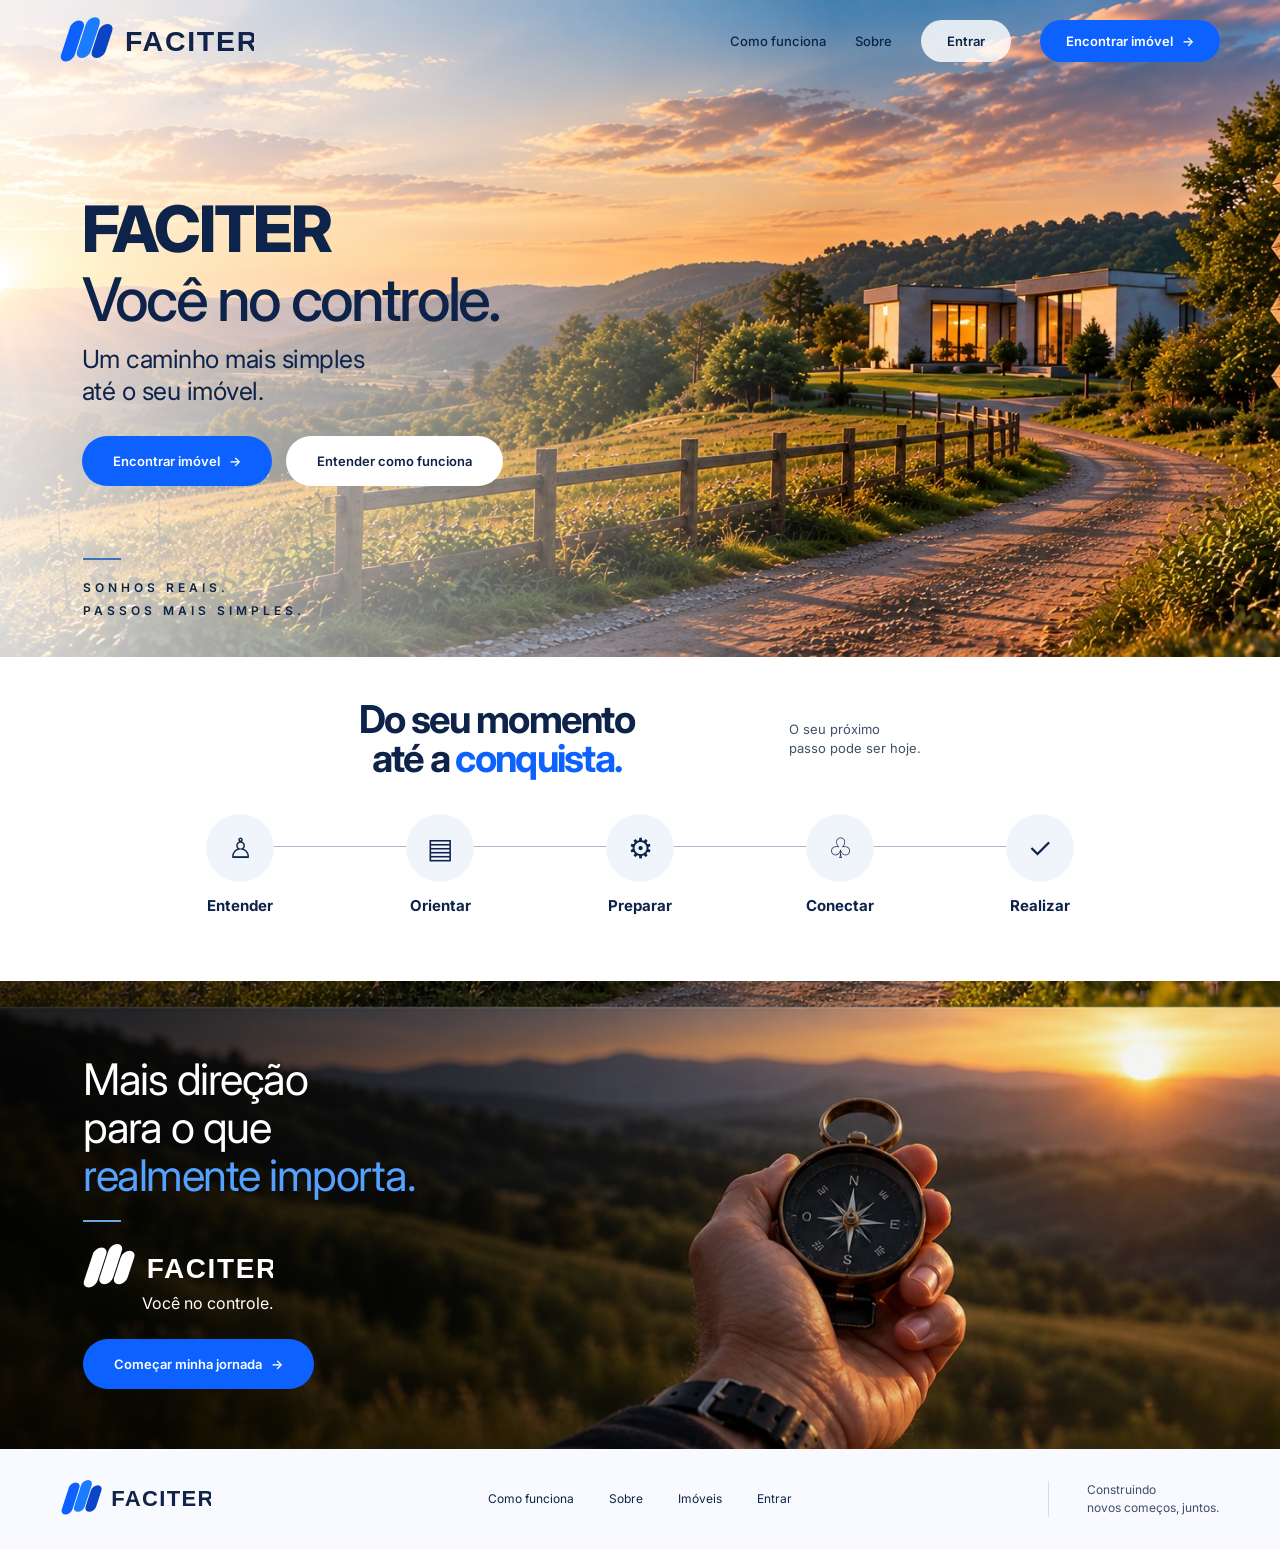
<file: faciter_projeto_completo/faciter_projeto/frontend/index.html>
<!doctype html><html lang="pt-BR"><head><meta charset="UTF-8"><meta name="viewport" content="width=device-width,initial-scale=1.0"><meta name="description" content="Faciter — um caminho mais simples até o seu imóvel."><title>Faciter — Você no controle</title><link rel="stylesheet" href="style.css"></head><body><header class="header"><a class="brand" href="index.html"><img src="assets/logo.svg" alt="Faciter"></a><button class="menu-toggle" aria-label="Abrir menu" aria-expanded="false">☰</button><nav class="nav" aria-label="Navegação principal"><a href="#como-funciona">Como funciona</a><a href="#sobre">Sobre</a><a class="btn btn-light" href="login.html">Entrar</a><a class="btn btn-primary" href="imoveis.html">Encontrar imóvel <span>→</span></a></nav></header><main><section class="hero" id="jornada"><div class="hero-overlay"></div><div class="hero-content"><p class="eyebrow">FACITER</p><h1>Você no controle.</h1><p class="hero-subtitle">Um caminho mais simples<br>até o seu imóvel.</p><div class="hero-actions"><a class="btn btn-primary btn-large" href="imoveis.html">Encontrar imóvel <span>→</span></a><a class="btn btn-white btn-large" href="#como-funciona">Entender como funciona</a></div></div><div class="hero-tag"><span></span><p>SONHOS REAIS.<br>PASSOS MAIS SIMPLES.</p></div></section><section class="steps" id="como-funciona"><div class="steps-heading"><div><h2>Do seu momento<br>até a <strong>conquista.</strong></h2></div><p>O seu próximo<br>passo pode ser hoje.</p></div><div class="steps-line"><article class="step"><div class="step-icon">♙</div><h3>Entender</h3></article><article class="step"><div class="step-icon">▤</div><h3>Orientar</h3></article><article class="step"><div class="step-icon">⚙</div><h3>Preparar</h3></article><article class="step"><div class="step-icon">♧</div><h3>Conectar</h3></article><article class="step"><div class="step-icon">✓</div><h3>Realizar</h3></article></div></section><section class="compass" id="sobre"><div class="compass-overlay"></div><div class="compass-content"><h2>Mais direção<br>para o que<br><strong>realmente importa.</strong></h2><div class="mini-line"></div><img src="assets/logo.svg" class="compass-logo" alt="Faciter"><p>Você no controle.</p><a class="btn btn-primary btn-large" href="imoveis.html">Começar minha jornada <span>→</span></a></div></section></main><footer class="footer"><img src="assets/logo.svg" alt="Faciter" class="footer-logo"><nav><a href="#como-funciona">Como funciona</a><a href="#sobre">Sobre</a><a href="imoveis.html">Imóveis</a><a href="login.html">Entrar</a></nav><p>Construindo<br>novos começos, juntos.</p></footer><script src="script.js"></script></body></html>
</file>
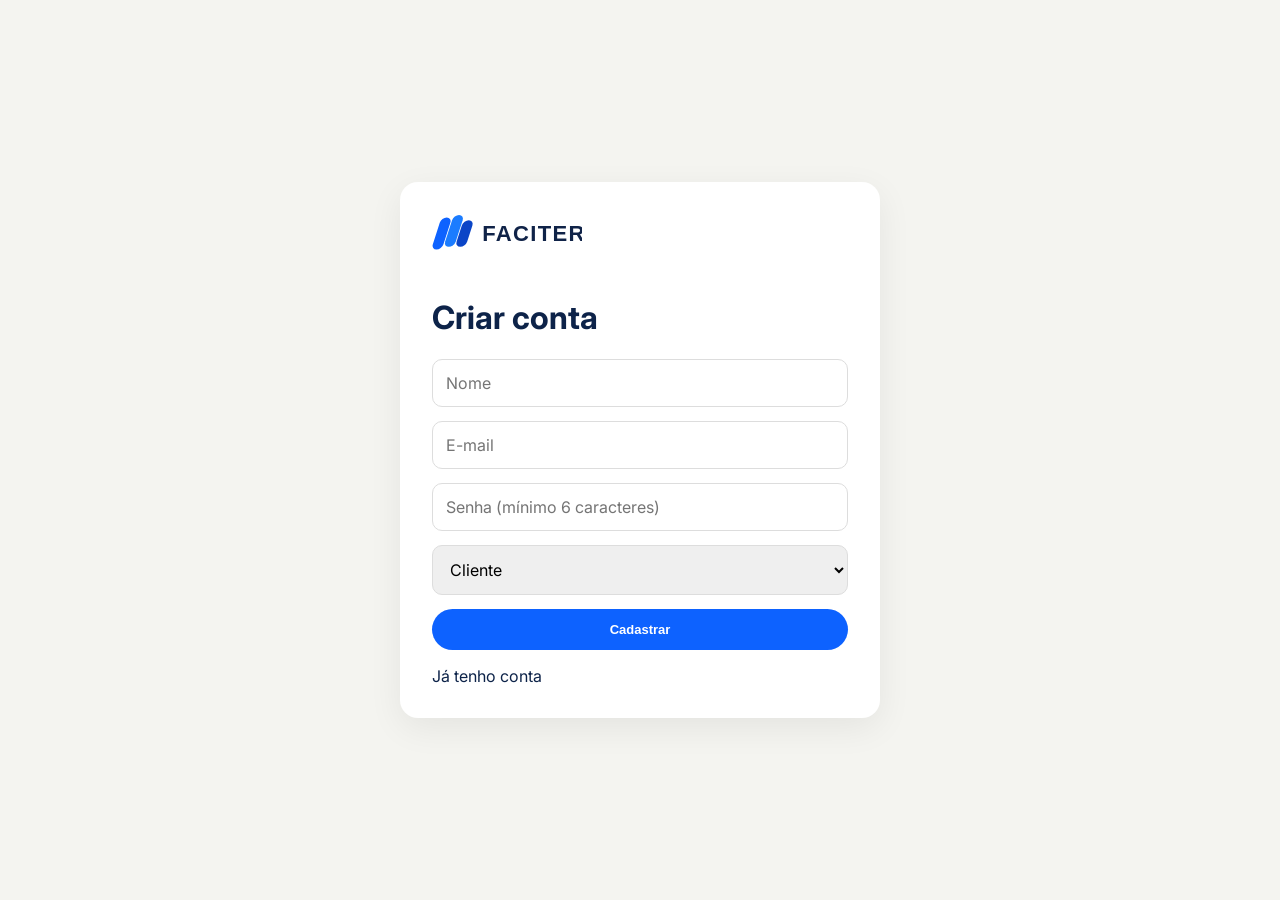
<file: faciter_projeto_completo/faciter_projeto/frontend/cadastro.html>
<!doctype html><html lang="pt-BR"><head><meta charset="UTF-8"><meta name="viewport" content="width=device-width,initial-scale=1"><title>Faciter - Cadastro</title><link rel="stylesheet" href="style.css"></head><body><main class="form-page"><div class="form-card"><img src="assets/logo.svg" class="form-logo"><h1>Criar conta</h1><form id="cadastroForm"><input id="nome" placeholder="Nome" required><input id="email" type="email" placeholder="E-mail" required><input id="senha" type="password" minlength="6" placeholder="Senha (mínimo 6 caracteres)" required><select id="tipo"><option value="cliente">Cliente</option><option value="corretor">Corretor</option></select><button class="btn btn-primary" type="submit">Cadastrar</button></form><p id="msg"></p><a href="login.html">Já tenho conta</a></div></main><script src="app.js"></script></body></html>
</file>
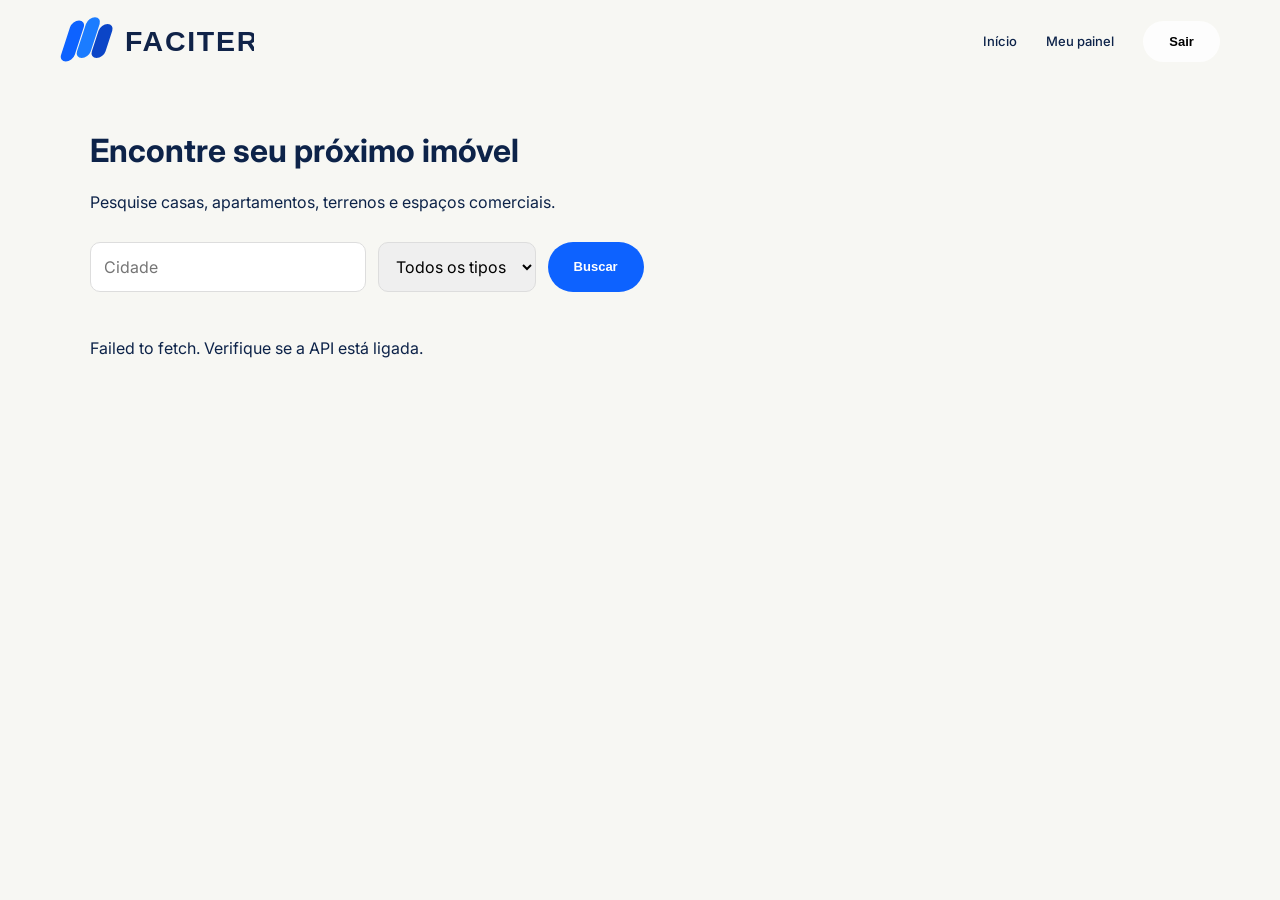
<file: faciter_projeto_completo/faciter_projeto/frontend/imoveis.html>
<!doctype html><html lang="pt-BR"><head><meta charset="UTF-8"><meta name="viewport" content="width=device-width,initial-scale=1"><title>Faciter - Imóveis</title><link rel="stylesheet" href="style.css"></head><body><header class="header"><a class="brand" href="index.html"><img src="assets/logo.svg" alt="Faciter"></a><nav class="nav mobile-open"><a href="index.html">Início</a><a href="painel.html">Meu painel</a><button id="logout" class="btn btn-light">Sair</button></nav></header><main class="page"><div class="page-heading"><h1>Encontre seu próximo imóvel</h1><p>Pesquise casas, apartamentos, terrenos e espaços comerciais.</p></div><div class="filters"><input id="cidade" placeholder="Cidade"><select id="tipo"><option value="">Todos os tipos</option><option value="casa">Casa</option><option value="apartamento">Apartamento</option><option value="terreno">Terreno</option><option value="comercial">Comercial</option></select><button id="buscar" class="btn btn-primary">Buscar</button></div><section id="lista" class="cards"></section></main><script src="app.js"></script></body></html>
</file>
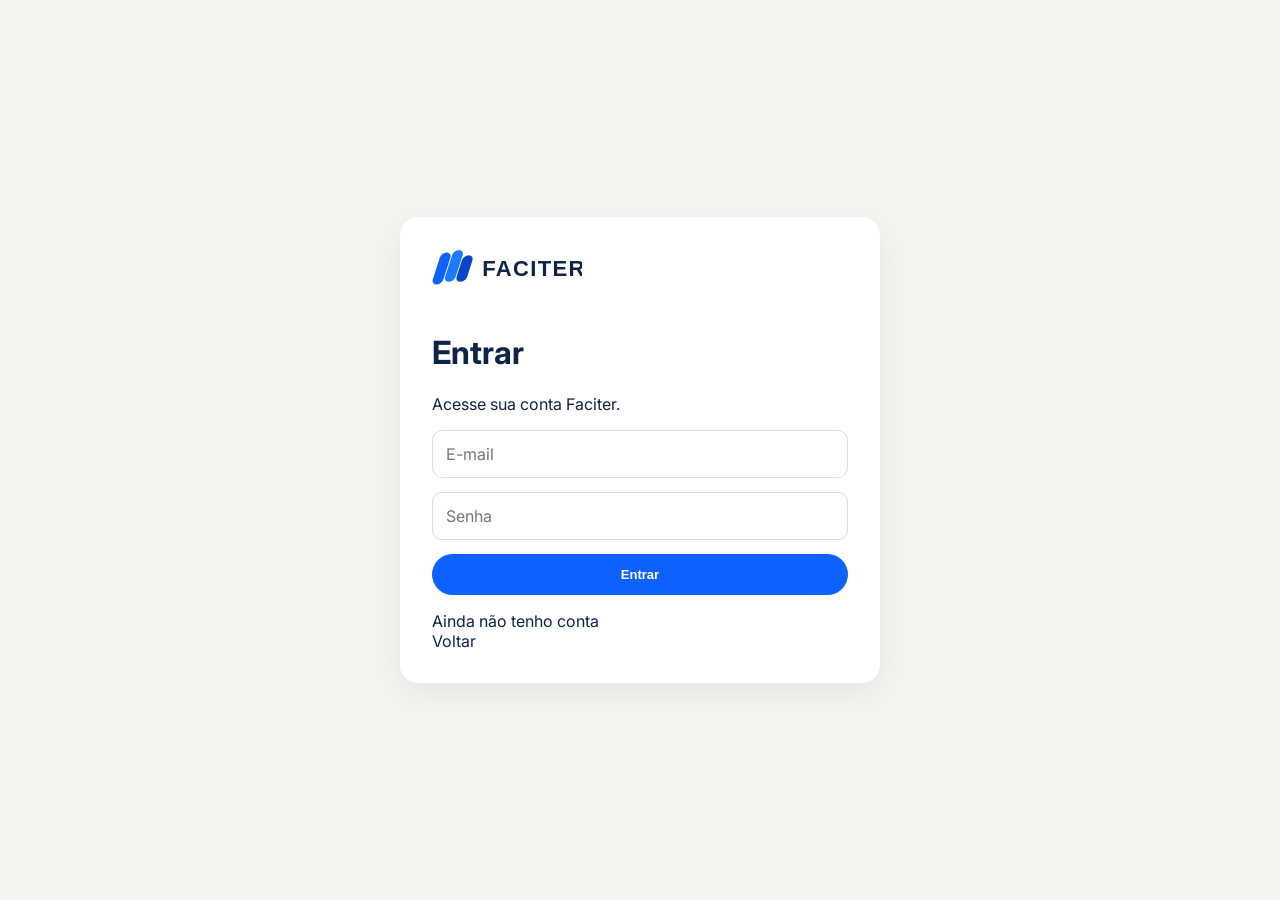
<file: faciter_projeto_completo/faciter_projeto/frontend/login.html>
<!doctype html><html lang="pt-BR"><head><meta charset="UTF-8"><meta name="viewport" content="width=device-width,initial-scale=1"><title>Faciter - Entrar</title><link rel="stylesheet" href="style.css"></head><body><main class="form-page"><div class="form-card"><img src="assets/logo.svg" class="form-logo"><h1>Entrar</h1><p>Acesse sua conta Faciter.</p><form id="loginForm"><input id="email" type="email" placeholder="E-mail" required><input id="senha" type="password" placeholder="Senha" required><button class="btn btn-primary" type="submit">Entrar</button></form><p id="msg"></p><a href="cadastro.html">Ainda não tenho conta</a><br><a href="index.html">Voltar</a></div></main><script src="app.js"></script></body></html>
</file>
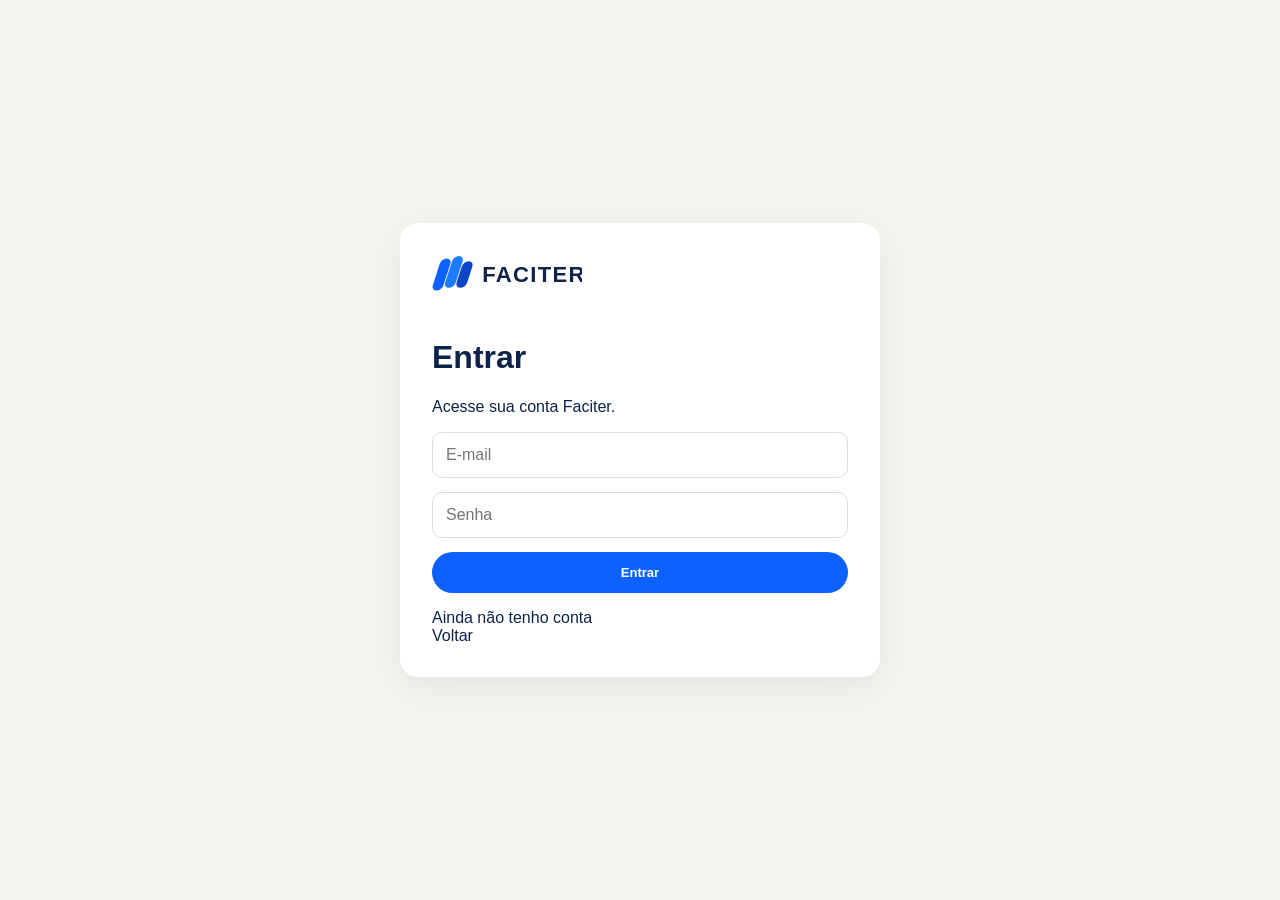
<file: faciter_projeto_completo/faciter_projeto/frontend/painel.html>
<!doctype html><html lang="pt-BR"><head><meta charset="UTF-8"><meta name="viewport" content="width=device-width,initial-scale=1"><title>Faciter - Painel</title><link rel="stylesheet" href="style.css"></head><body><header class="header"><a class="brand" href="index.html"><img src="assets/logo.svg" alt="Faciter"></a><nav class="nav mobile-open"><a href="imoveis.html">Imóveis</a><button id="logout" class="btn btn-light">Sair</button></nav></header><main class="page"><div class="page-heading"><h1>Meu painel</h1><p id="usuario"></p></div><form id="imovelForm" class="form-card wide"><h2>Cadastrar imóvel</h2><div class="grid-form"><input id="titulo" placeholder="Título" required><input id="preco" type="number" step="0.01" placeholder="Preço" required><select id="tipo"><option value="casa">Casa</option><option value="apartamento">Apartamento</option><option value="terreno">Terreno</option><option value="comercial">Comercial</option></select><input id="cidade" placeholder="Cidade" required><input id="estado" maxlength="2" placeholder="UF" required><input id="endereco" placeholder="Endereço" required><input id="quartos" type="number" min="0" placeholder="Quartos"><input id="banheiros" type="number" min="0" placeholder="Banheiros"><textarea id="descricao" placeholder="Descrição" required></textarea></div><button class="btn btn-primary">Cadastrar imóvel</button><p id="msg"></p></form></main><script src="app.js"></script></body></html>
</file>
<file: faciter_projeto_completo/faciter_projeto/frontend/style.css>
@import url('https://fonts.googleapis.com/css2?family=Inter:wght@400;500;600;700;800&display=swap');

:root {
  --navy: #0d2349;
  --blue: #0d62ff;
  --blue-dark: #084fd2;
  --white: #fff;
  --muted: #6b7890;
  --line: #c8d5e9;
}

* { box-sizing: border-box; }
html { scroll-behavior: smooth; }
body {
  margin: 0;
  font-family: Inter, Arial, sans-serif;
  color: var(--navy);
  background: #fff;
}
a { color: inherit; text-decoration: none; }

.header {
  position: absolute;
  z-index: 10;
  top: 0; left: 0;
  width: 100%;
  height: 82px;
  display: flex;
  align-items: center;
  justify-content: space-between;
  padding: 0 4.7vw;
}
.brand img { width: 194px; display: block; }
.nav { display: flex; align-items: center; gap: 29px; }
.nav > a:not(.btn) { font-size: 13px; font-weight: 500; }
.btn {
  display: inline-flex;
  align-items: center;
  justify-content: center;
  gap: 9px;
  border-radius: 999px;
  padding: 13px 26px;
  font-size: 13px;
  font-weight: 600;
  border: 0;
  cursor: pointer;
  transition: .2s ease;
}
.btn:hover { transform: translateY(-1px); }
.btn-primary { color: #fff; background: var(--blue); }
.btn-primary:hover { background: var(--blue-dark); }
.btn-light { background: rgba(255,255,255,.82); }
.btn-white { background: #fff; color: var(--navy); }
.btn-large { padding: 17px 31px; font-size: 13px; }
.menu-toggle { display: none; border: 0; background: transparent; font-size: 28px; color: var(--navy); }

.hero {
  position: relative;
  min-height: 657px;
  background: url("assets/hero.jpg") center center / cover no-repeat;
  display: flex;
  align-items: center;
  overflow: hidden;
}
.hero-overlay {
  position: absolute;
  inset: 0;
  background: linear-gradient(90deg, rgba(255,255,255,.84) 0%, rgba(255,255,255,.48) 32%, rgba(255,255,255,0) 65%);
}
.hero-content {
  position: relative;
  z-index: 2;
  margin-left: 6.4vw;
  margin-top: 28px;
}
.eyebrow {
  margin: 0;
  font-size: clamp(48px, 5vw, 70px);
  font-weight: 800;
  letter-spacing: -2px;
  line-height: .95;
}
.hero h1 {
  margin: 10px 0 13px;
  font-size: clamp(42px, 4.7vw, 62px);
  letter-spacing: -2.8px;
  line-height: 1;
  font-weight: 500;
}
.hero-subtitle {
  margin: 0;
  font-size: 25px;
  line-height: 1.3;
  letter-spacing: -.5px;
}
.hero-actions { display: flex; gap: 14px; margin-top: 28px; }
.hero-tag {
  position: absolute;
  z-index: 2;
  left: 6.5vw;
  bottom: 34px;
}
.hero-tag span, .mini-line {
  display: block;
  width: 38px;
  height: 2px;
  background: #3c72b9;
  margin-bottom: 17px;
}
.hero-tag p {
  margin: 0;
  font-size: 12px;
  line-height: 1.9;
  letter-spacing: 4px;
  font-weight: 600;
}

.steps {
  min-height: 324px;
  padding: 43px 6.5vw 35px;
  position: relative;
  background: #fff;
}
.steps-heading {
  display: flex;
  justify-content: center;
  align-items: center;
  gap: 155px;
}
.steps-heading h2 {
  margin: 0;
  font-size: clamp(31px, 3vw, 39px);
  line-height: 1.02;
  letter-spacing: -1.7px;
  text-align: center;
}
.steps-heading strong { color: var(--blue); }
.steps-heading p {
  font-size: 13px;
  line-height: 1.5;
  color: #40506b;
}
.steps-line {
  margin-top: 36px;
  display: flex;
  justify-content: space-between;
  align-items: flex-start;
  position: relative;
  max-width: 930px;
  margin-left: auto;
  margin-right: auto;
}
.steps-line::before {
  content: "";
  position: absolute;
  top: 32px;
  left: 8%;
  right: 8%;
  height: 1px;
  background: #aabbd3;
}
.step {
  position: relative;
  z-index: 1;
  width: 130px;
  text-align: center;
}
.step-icon {
  width: 68px;
  height: 68px;
  margin: 0 auto 14px;
  border-radius: 50%;
  background: #f0f5fc;
  display: grid;
  place-items: center;
  font-size: 28px;
  color: var(--navy);
}
.step h3 { margin: 0; font-size: 15px; }

.compass {
  position: relative;
  min-height: 450px;
  background: url("assets/compass.jpg") center / cover no-repeat;
  color: #fff;
  overflow: hidden;
}
.compass-overlay {
  position: absolute;
  inset: 0;
  background: linear-gradient(90deg, rgba(0,0,0,.72) 0%, rgba(0,0,0,.45) 35%, rgba(0,0,0,.03) 75%);
}
.compass-content {
  position: relative;
  z-index: 2;
  padding: 75px 0 60px 6.5vw;
}
.compass h2 {
  margin: 0;
  font-size: clamp(32px, 3.4vw, 44px);
  line-height: 1.1;
  font-weight: 400;
  letter-spacing: -1.5px;
}
.compass h2 strong { color: #55a1ff; font-weight: 400; }
.compass .mini-line { background: #6ea7de; margin-top: 20px; }
.compass-logo { width: 190px; filter: brightness(0) invert(1); margin-top: 4px; }
.compass-content > p { margin: -3px 0 26px 59px; font-size: 16px; }
.footer {
  min-height: 100px;
  background: #f8faff;
  display: grid;
  grid-template-columns: 1fr 2fr 1fr;
  align-items: center;
  gap: 25px;
  padding: 24px 4.8vw;
}
.footer-logo { width: 150px; }
.footer nav { display: flex; justify-content: center; gap: 35px; font-size: 12px; }
.footer > p {
  justify-self: end;
  margin: 0;
  padding-left: 38px;
  border-left: 1px solid #d4ddea;
  color: #3f4e66;
  font-size: 12px;
  line-height: 1.5;
}

@media (max-width: 900px) {
  .nav { gap: 12px; }
  .nav > a:not(.btn) { display: none; }
  .header { padding: 0 5vw; }
  .brand img { width: 165px; }
  .menu-toggle { display: block; }
  .steps-heading { gap: 40px; }
  .footer { grid-template-columns: 1fr; text-align: center; }
  .footer-logo, .footer > p { justify-self: center; }
  .footer > p { border-left: 0; padding: 0; }
}

@media (max-width: 620px) {
  .header { height: 70px; }
  .nav .btn { display: none; }
  .hero { min-height: 690px; background-position: 62% center; }
  .hero-overlay { background: linear-gradient(90deg, rgba(255,255,255,.9), rgba(255,255,255,.28)); }
  .hero-content { margin-left: 7vw; margin-right: 7vw; margin-top: 45px; }
  .eyebrow { font-size: 48px; }
  .hero h1 { font-size: 43px; }
  .hero-subtitle { font-size: 21px; }
  .hero-actions { flex-direction: column; align-items: flex-start; }
  .hero-tag { bottom: 22px; }
  .steps { padding: 42px 7vw; }
  .steps-heading { flex-direction: column; gap: 12px; }
  .steps-heading h2 { font-size: 31px; }
  .steps-heading p { text-align: center; margin: 0; }
  .steps-line { flex-direction: column; gap: 10px; align-items: center; }
  .steps-line::before { display: none; }
  .step { width: 100%; display: grid; grid-template-columns: 68px 1fr; align-items: center; text-align: left; column-gap: 16px; }
  .step-icon { margin: 0; }
  .compass { min-height: 610px; background-position: 60% center; }
  .compass-content { padding: 60px 7vw; }
  .compass h2 { font-size: 36px; }
  .footer nav { flex-wrap: wrap; gap: 18px; }
}
.form-page{min-height:100vh;display:grid;place-items:center;padding:24px;background:#f4f4f0}.form-card{background:#fff;padding:32px;border-radius:18px;box-shadow:0 10px 35px #0001;max-width:480px;width:100%}.form-card.wide{max-width:900px;margin:auto}.form-logo{width:150px;margin-bottom:20px}.form-card form{display:grid;gap:14px}.form-card input,.form-card select,.form-card textarea,.filters input,.filters select{padding:13px;border:1px solid #ddd;border-radius:10px;font:inherit}.form-card textarea{min-height:110px}.page{padding:110px 7% 60px;min-height:100vh;background:#f7f7f3}.page-heading{margin-bottom:30px}.filters{display:flex;gap:12px;flex-wrap:wrap;margin-bottom:30px}.cards{display:grid;grid-template-columns:repeat(auto-fit,minmax(260px,1fr));gap:20px}.property{background:#fff;padding:22px;border-radius:16px;box-shadow:0 8px 25px #0001}.property span{font-size:12px;text-transform:uppercase}.property strong{font-size:20px}.grid-form{display:grid;grid-template-columns:repeat(2,1fr);gap:12px;margin-bottom:18px}.grid-form textarea{grid-column:1/-1}@media(max-width:700px){.grid-form{grid-template-columns:1fr}.page{padding:100px 20px 40px}}
</file>
